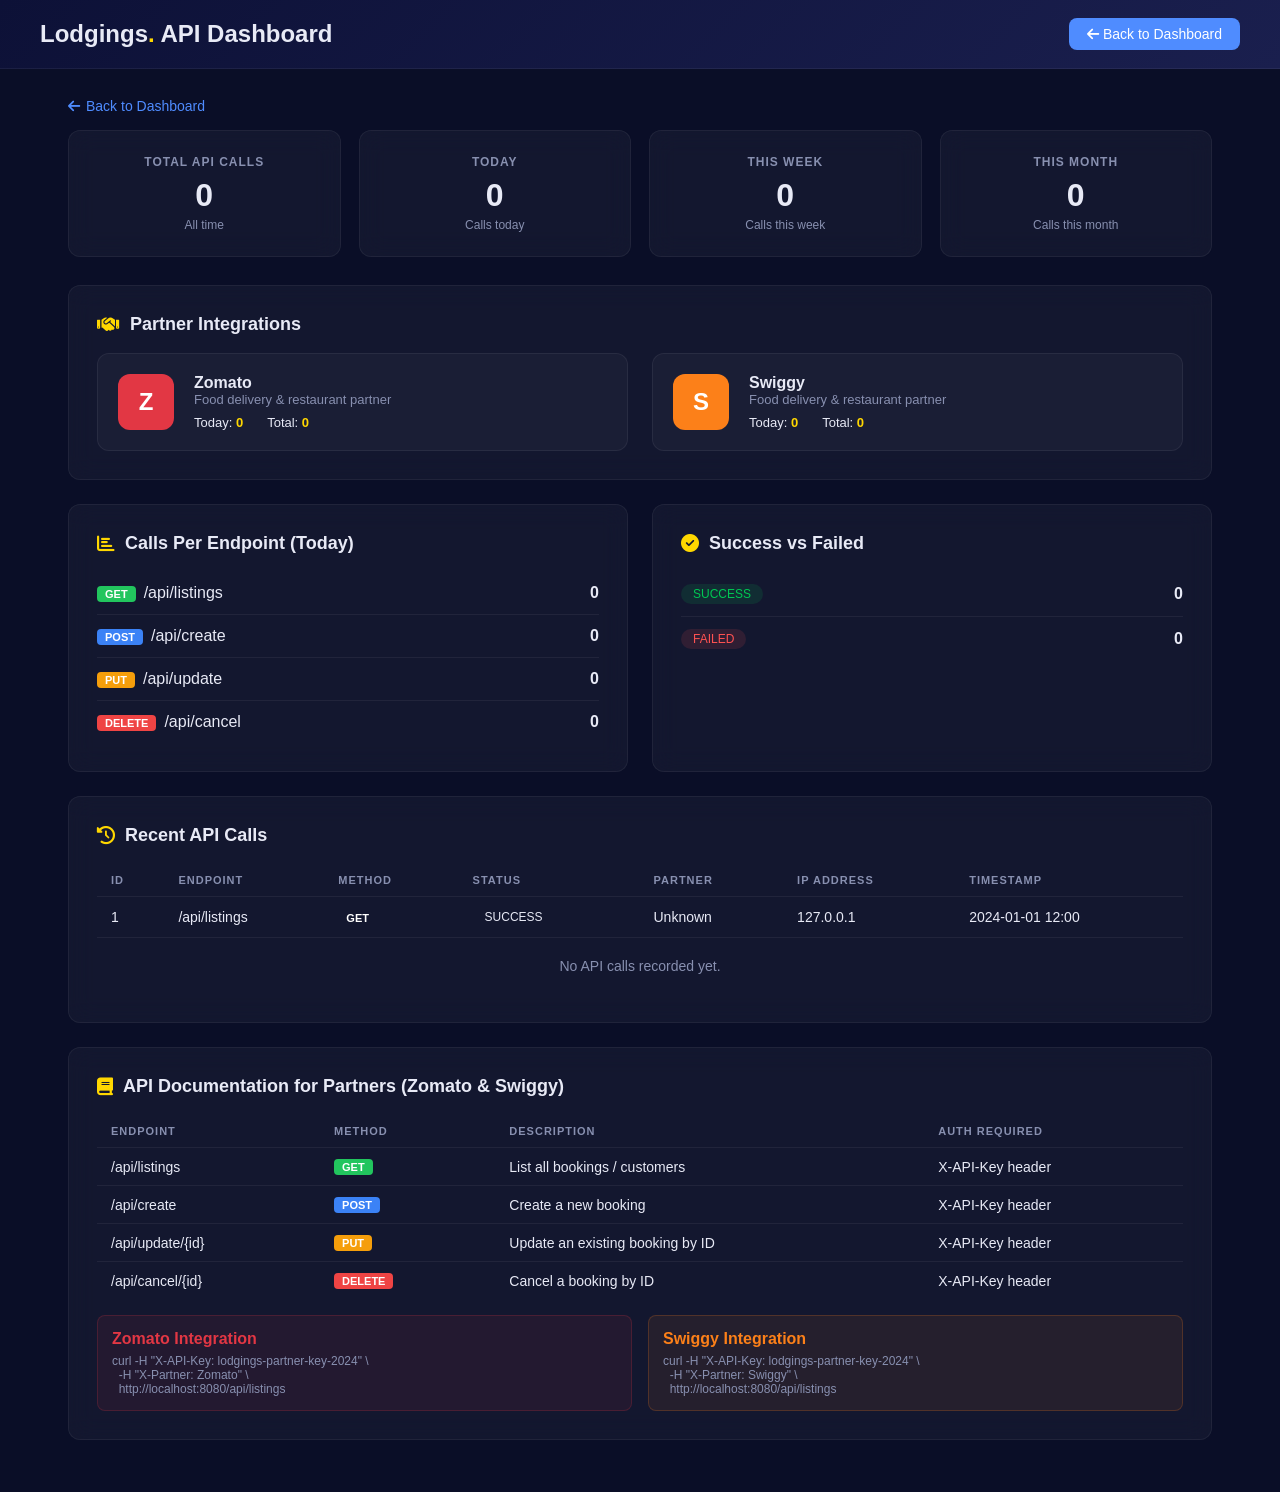
<file: java/blog/Lodgings/src/main/resources/templates/api-dashboard.html>
<!DOCTYPE html>
<html lang="en" xmlns:th="http://www.thymeleaf.org">
<head>
<meta charset="UTF-8">
<meta name="viewport" content="width=device-width, initial-scale=1.0">
<title>API Dashboard - Lodgings</title>
<link rel="stylesheet" href="https://cdnjs.cloudflare.com/ajax/libs/font-awesome/6.4.0/css/all.min.css">
<style>
    * { margin: 0; padding: 0; box-sizing: border-box; font-family: 'Segoe UI', Arial, sans-serif; }
    body { background: #0a0e27; color: #e8eaf6; }
    .navbar {
        background: linear-gradient(135deg, #0d1137, #1a1f4e);
        border-bottom: 1px solid rgba(255,255,255,0.06);
        padding: 18px 40px; display: flex; justify-content: space-between; align-items: center;
    }
    .navbar h1 { font-size: 24px; font-weight: 700; }
    .navbar h1 span { color: #ffd700; }
    .navbar a { color: white; text-decoration: none; font-size: 14px; background: #4f8cff; padding: 8px 18px; border-radius: 8px; }
    .navbar a:hover { background: #3a7be8; }
    .container { max-width: 1200px; margin: 0 auto; padding: 28px; }
    .stats-grid { display: grid; grid-template-columns: repeat(4, 1fr); gap: 18px; margin-bottom: 28px; }
    .card {
        background: rgba(255,255,255,0.04); backdrop-filter: blur(12px);
        border: 1px solid rgba(255,255,255,0.06); border-radius: 12px;
        padding: 24px; text-align: center; transition: 0.25s;
    }
    .card:hover { transform: translateY(-2px); border-color: rgba(79,140,255,0.2); }
    .card h3 { font-size: 12px; text-transform: uppercase; letter-spacing: 1px; color: #8890b0; margin-bottom: 8px; }
    .card p { font-size: 32px; font-weight: 700; }
    .card .sub { font-size: 12px; color: #8890b0; margin-top: 4px; }
    .section {
        background: rgba(255,255,255,0.04); backdrop-filter: blur(12px);
        border: 1px solid rgba(255,255,255,0.06); border-radius: 12px; padding: 28px; margin-bottom: 24px;
    }
    .section h2 { font-size: 18px; margin-bottom: 18px; display: flex; align-items: center; gap: 10px; }
    .section h2 i { color: #ffd700; }
    .grid-2 { display: grid; grid-template-columns: 1fr 1fr; gap: 24px; }
    table { width: 100%; border-collapse: collapse; font-size: 14px; }
    table th { text-align: left; padding: 10px 14px; font-size: 11px; text-transform: uppercase; letter-spacing: 1px; color: #8890b0; font-weight: 600; border-bottom: 1px solid rgba(255,255,255,0.06); }
    table td { padding: 10px 14px; border-bottom: 1px solid rgba(255,255,255,0.06); }
    table tr:last-child td { border-bottom: none; }
    .badge { display: inline-block; padding: 3px 12px; border-radius: 20px; font-size: 12px; font-weight: 500; }
    .badge-success { background: rgba(0,200,83,0.12); color: #00c853; }
    .badge-failed { background: rgba(255,82,82,0.12); color: #ff5252; }
    .endpoint-list { list-style: none; }
    .endpoint-list li { padding: 12px 0; border-bottom: 1px solid rgba(255,255,255,0.06); display: flex; justify-content: space-between; align-items: center; }
    .endpoint-list li:last-child { border-bottom: none; }
    .method { display: inline-block; padding: 2px 8px; border-radius: 4px; font-size: 11px; font-weight: bold; color: white; margin-right: 8px; }
    .method-get { background: #22c55e; }
    .method-post { background: #3b82f6; }
    .method-put { background: #f59e0b; }
    .method-delete { background: #ef4444; }
    .partner-card {
        display: flex; align-items: center; gap: 20px; padding: 20px;
        background: rgba(255,255,255,0.03); border-radius: 12px; border: 1px solid rgba(255,255,255,0.06);
    }
    .partner-logo {
        width: 56px; height: 56px; border-radius: 12px;
        display: flex; align-items: center; justify-content: center; font-size: 24px; font-weight: 700;
        flex-shrink: 0;
    }
    .partner-logo.zomato { background: #e23744; color: white; }
    .partner-logo.swiggy { background: #fc8019; color: white; }
    .partner-info h4 { font-size: 16px; font-weight: 600; }
    .partner-info p { font-size: 13px; color: #8890b0; }
    .partner-stats { display: flex; gap: 24px; margin-top: 8px; }
    .partner-stats span { font-size: 13px; }
    .partner-stats strong { color: #ffd700; }
    .back-link {
        display: inline-flex; align-items: center; gap: 6px; color: #4f8cff;
        text-decoration: none; font-size: 14px; margin-bottom: 16px;
    }
    .back-link:hover { text-decoration: underline; }
</style>
</head>
<body>

<div class="navbar">
    <h1>Lodgings<span>.</span> API Dashboard</h1>
    <a href="/dashboard"><i class="fas fa-arrow-left"></i> Back to Dashboard</a>
</div>

<div class="container">

    <a href="/dashboard" class="back-link"><i class="fas fa-arrow-left"></i> Back to Dashboard</a>

    <div class="stats-grid">
        <div class="card">
            <h3>Total API Calls</h3>
            <p th:text="${totalCalls}">0</p>
            <div class="sub">All time</div>
        </div>
        <div class="card">
            <h3>Today</h3>
            <p th:text="${todayCalls}">0</p>
            <div class="sub">Calls today</div>
        </div>
        <div class="card">
            <h3>This Week</h3>
            <p th:text="${weekCalls}">0</p>
            <div class="sub">Calls this week</div>
        </div>
        <div class="card">
            <h3>This Month</h3>
            <p th:text="${monthCalls}">0</p>
            <div class="sub">Calls this month</div>
        </div>
    </div>

    <!-- Partner Section -->
    <div class="section">
        <h2><i class="fas fa-handshake"></i> Partner Integrations</h2>
        <div class="grid-2">
            <div class="partner-card">
                <div class="partner-logo zomato">Z</div>
                <div class="partner-info">
                    <h4>Zomato</h4>
                    <p>Food delivery &amp; restaurant partner</p>
                    <div class="partner-stats">
                        <span>Today: <strong th:text="${zomatoToday}">0</strong></span>
                        <span>Total: <strong th:text="${zomatoTotal}">0</strong></span>
                    </div>
                </div>
            </div>
            <div class="partner-card">
                <div class="partner-logo swiggy">S</div>
                <div class="partner-info">
                    <h4>Swiggy</h4>
                    <p>Food delivery &amp; restaurant partner</p>
                    <div class="partner-stats">
                        <span>Today: <strong th:text="${swiggyToday}">0</strong></span>
                        <span>Total: <strong th:text="${swiggyTotal}">0</strong></span>
                    </div>
                </div>
            </div>
        </div>
    </div>

    <div class="grid-2">
        <div class="section">
            <h2><i class="fas fa-chart-bar"></i> Calls Per Endpoint (Today)</h2>
            <ul class="endpoint-list">
                <li><span><span class="method method-get">GET</span>/api/listings</span><strong th:text="${todayPerEndpoint.get('/api/listings')}">0</strong></li>
                <li><span><span class="method method-post">POST</span>/api/create</span><strong th:text="${todayPerEndpoint.get('/api/create')}">0</strong></li>
                <li><span><span class="method method-put">PUT</span>/api/update</span><strong th:text="${todayPerEndpoint.get('/api/update')}">0</strong></li>
                <li><span><span class="method method-delete">DELETE</span>/api/cancel</span><strong th:text="${todayPerEndpoint.get('/api/cancel')}">0</strong></li>
            </ul>
        </div>
        <div class="section">
            <h2><i class="fas fa-check-circle"></i> Success vs Failed</h2>
            <ul class="endpoint-list">
                <li><span><span class="badge badge-success">SUCCESS</span></span><strong th:text="${callsPerStatus.get('SUCCESS') != null ? callsPerStatus.get('SUCCESS') : 0}">0</strong></li>
                <li><span><span class="badge badge-failed">FAILED</span></span><strong th:text="${callsPerStatus.get('FAILED') != null ? callsPerStatus.get('FAILED') : 0}">0</strong></li>
            </ul>
        </div>
    </div>

    <div class="section">
        <h2><i class="fas fa-history"></i> Recent API Calls</h2>
        <table>
            <thead><tr><th>ID</th><th>Endpoint</th><th>Method</th><th>Status</th><th>Partner</th><th>IP Address</th><th>Timestamp</th></tr></thead>
            <tbody>
                <tr th:each="usage : ${recentUsage}">
                    <td th:text="${usage.id}">1</td>
                    <td th:text="${usage.endpoint}">/api/listings</td>
                    <td><span class="method" th:classappend="${usage.method == 'GET' ? 'method-get' : usage.method == 'POST' ? 'method-post' : usage.method == 'PUT' ? 'method-put' : 'method-delete'}" th:text="${usage.method}">GET</span></td>
                    <td><span class="badge" th:classappend="${usage.status == 'SUCCESS' ? 'badge-success' : 'badge-failed'}" th:text="${usage.status}">SUCCESS</span></td>
                    <td th:text="${usage.partner != null ? usage.partner : 'Unknown'}">Unknown</td>
                    <td th:text="${usage.ipAddress}">127.0.0.1</td>
                    <td th:text="${usage.timestamp}">2024-01-01 12:00</td>
                </tr>
                <tr th:if="${recentUsage.isEmpty()}">
                    <td colspan="7" style="padding:20px;color:#8890b0;text-align:center;">No API calls recorded yet.</td>
                </tr>
            </tbody>
        </table>
    </div>

    <div class="section">
        <h2><i class="fas fa-book"></i> API Documentation for Partners (Zomato &amp; Swiggy)</h2>
        <table>
            <thead><tr><th>Endpoint</th><th>Method</th><th>Description</th><th>Auth Required</th></tr></thead>
            <tbody>
                <tr><td><code>/api/listings</code></td><td><span class="method method-get">GET</span></td><td>List all bookings / customers</td><td>X-API-Key header</td></tr>
                <tr><td><code>/api/create</code></td><td><span class="method method-post">POST</span></td><td>Create a new booking</td><td>X-API-Key header</td></tr>
                <tr><td><code>/api/update/{id}</code></td><td><span class="method method-put">PUT</span></td><td>Update an existing booking by ID</td><td>X-API-Key header</td></tr>
                <tr><td><code>/api/cancel/{id}</code></td><td><span class="method method-delete">DELETE</span></td><td>Cancel a booking by ID</td><td>X-API-Key header</td></tr>
            </tbody>
        </table>
        <div style="margin-top:16px;display:grid;grid-template-columns:1fr 1fr;gap:16px;">
            <div style="background:rgba(226,55,68,0.08);border:1px solid rgba(226,55,68,0.2);border-radius:8px;padding:14px;">
                <strong style="color:#e23744;">Zomato Integration</strong>
                <pre style="margin-top:6px;font-size:12px;color:#8890b0;">curl -H "X-API-Key: lodgings-partner-key-2024" \
  -H "X-Partner: Zomato" \
  http://localhost:8080/api/listings</pre>
            </div>
            <div style="background:rgba(252,128,25,0.08);border:1px solid rgba(252,128,25,0.2);border-radius:8px;padding:14px;">
                <strong style="color:#fc8019;">Swiggy Integration</strong>
                <pre style="margin-top:6px;font-size:12px;color:#8890b0;">curl -H "X-API-Key: lodgings-partner-key-2024" \
  -H "X-Partner: Swiggy" \
  http://localhost:8080/api/listings</pre>
            </div>
        </div>
    </div>

</div>
</body>
</html>
</file>
